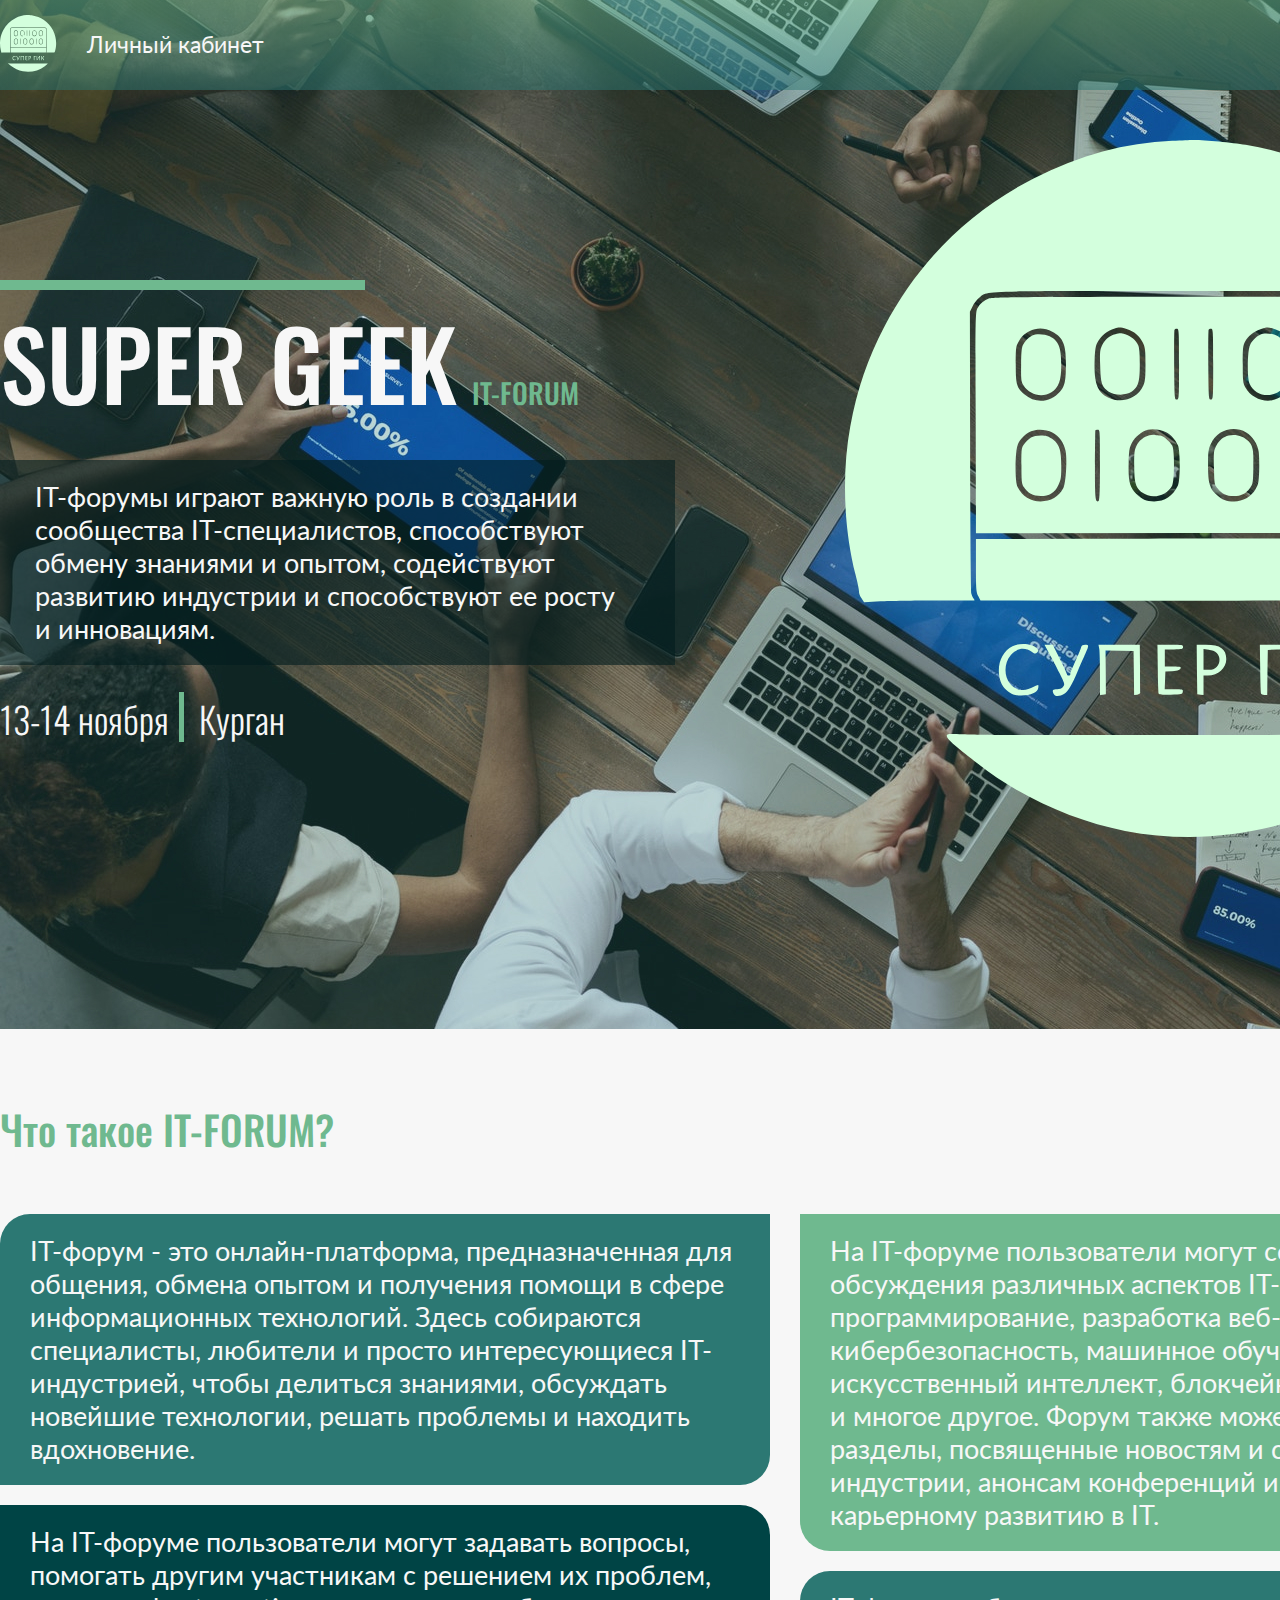
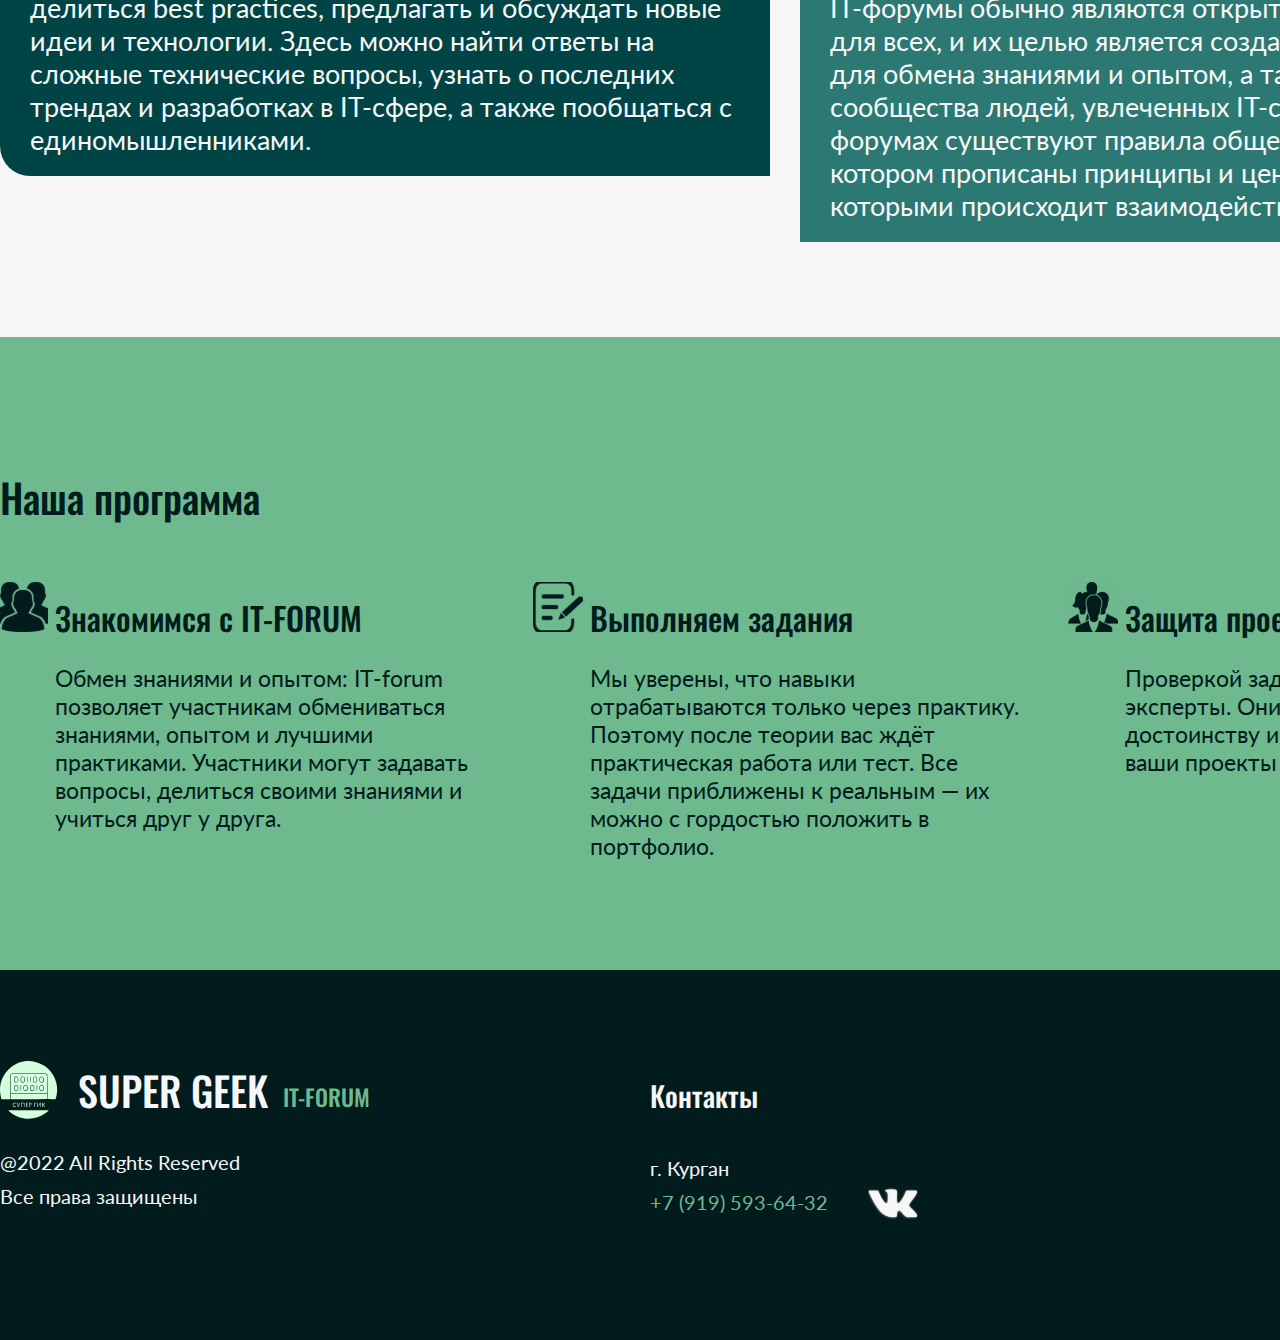
<file: SUPER GEEK/index.html>
<!DOCTYPE html>
<html lang="ru">
<head>
	<meta charset="UTF-8">
	<meta name="viewport" content="width=device-width, initial-scale=1.0">
	<link href="https://fonts.googleapis.com/css2?family=Lato&family=Oswald:wght@600&display=swap" rel="stylesheet">
	<link rel="stylesheet" href="style.css">
	<title>Super Geek</title>
</head>
<body>
	<header>
			<div class="container">

				<div class="nav">
					<img src="img/logo.svg" alt="logo">
					<a href="#">Личный кабинет</a>
					<button>
						<img src="img/gamb.svg" alt="gamborger">
					</button>
				</div>

		</div>
	</header>

	<section>
		<article class="offer">
			<div class="container">

				<div class="box">
					<div class="text">
						<div class="line"></div>

						<div class="title">
							<h1>SUPER GEEK</h1>
							<h2>IT-FORUM</h2>
						</div>

						<p>
							IT-форумы играют важную роль в создании сообщества IT-специалистов, способствуют обмену знаниями и опытом, содействуют развитию индустрии и способствуют ее росту и инновациям.
						</p>
						
						<div class="date">
							<h3>13-14 ноября</h3>
							<div class="line_2"></div>
							<h3>Курган</h3>
						</div>

					</div>

					<img src="img/logo.svg" alt="logo">

				</div>
			</div>

		</article>

		<article class="about">
			<div class="container">
				
				<h4>Что такое IT-FORUM?</h4>

				<div class="info">

					<div class="col_1">
						<div class="block_1">
							IT-форум - это онлайн-платформа, предназначенная для общения, обмена опытом и получения помощи в сфере информационных технологий. Здесь собираются специалисты, любители и просто интересующиеся IT-индустрией, чтобы делиться знаниями, обсуждать новейшие технологии, решать проблемы и находить вдохновение.
						</div>

						<div class="block_2">
							На IT-форуме пользователи могут задавать вопросы, помогать другим участникам с решением их проблем, делиться best practices, предлагать и обсуждать новые идеи и технологии. Здесь можно найти ответы на сложные технические вопросы, узнать о последних трендах и разработках в IT-сфере, а также пообщаться с единомышленниками.
						</div>
					</div>

					<div class="col_2">
						<div class="block_3">
							На IT-форуме пользователи могут создавать темы для обсуждения различных аспектов IT-сферы, таких как программирование, разработка веб-сайтов, кибербезопасность, машинное обучение, искусственный интеллект, блокчейн, аналитика данных и многое другое. Форум также может включать в себя разделы, посвященные новостям и событиям в IT-индустрии, анонсам конференций и тренингов, а также карьерному развитию в IT.
						</div>

						<div class="block_4">
							IT-форумы обычно являются открытыми и доступными для всех, и их целью является создание пространства для обмена знаниями и опытом, а также для построения сообщества людей, увлеченных IT-сферой. Часто на форумах существуют правила общения и манифест, в котором прописаны принципы и ценности, под которыми происходит взаимодействие участников.
						</div>
					</div>
				</div>
			</div>
		</article>

		<article class="prog">
			<div class="container">
				
				<h4>Наша программа</h4>

				<ul>
					<li class="meet">
						<h5>Знакомимся с IT-FORUM</h5>
						<p>Обмен знаниями и опытом: IT-forum позволяет участникам обмениваться знаниями, опытом и лучшими практиками. Участники могут задавать вопросы, делиться своими знаниями и учиться друг у друга.</p>
					</li>

					<li class="task">
						<h5>Выполняем задания</h5>
						<p>Мы уверены, что навыки отрабатываются только через практику. Поэтому после теории вас ждёт практическая работа или тест. Все задачи приближены к реальным —  их можно с гордостью положить в портфолио.</p>
					</li>
					<li class="pres">
						<h5>Защита проектов</h5>
						<p>Проверкой заданий занимаются эксперты. Они оценят проект по достоинству и подскажут, как улучшить ваши проекты</p>
					</li>
				</ul>
			</div>
		</article>

	</section>

	<footer>
		<div class="container">
			<div class="b">
				<a href="#" class="logo">
					<img src="img/logo.svg" alt="">
					<h4>SUPER GEEK</h4>
					<h6>IT-FORUM</h6> 
				</a>

				<p>@2022 All Rights Reserved</p>
				<p>Все права защищены</p>
			</div>

			<div class="contacts">
				<h2>Контакты</h2>
				<p>г. Курган</p>
				<div class="soc">
					<p class="tel">+7 (919) 593-64-32 </p>
					<a href="#"><img src="img/vk.svg" alt="vk"></a>
				</div>
			</div>

			<button><img class="arrow" src="img/arrow.svg" alt="up"></button>
		</div>
	</footer>
</body>
</html>
</file>
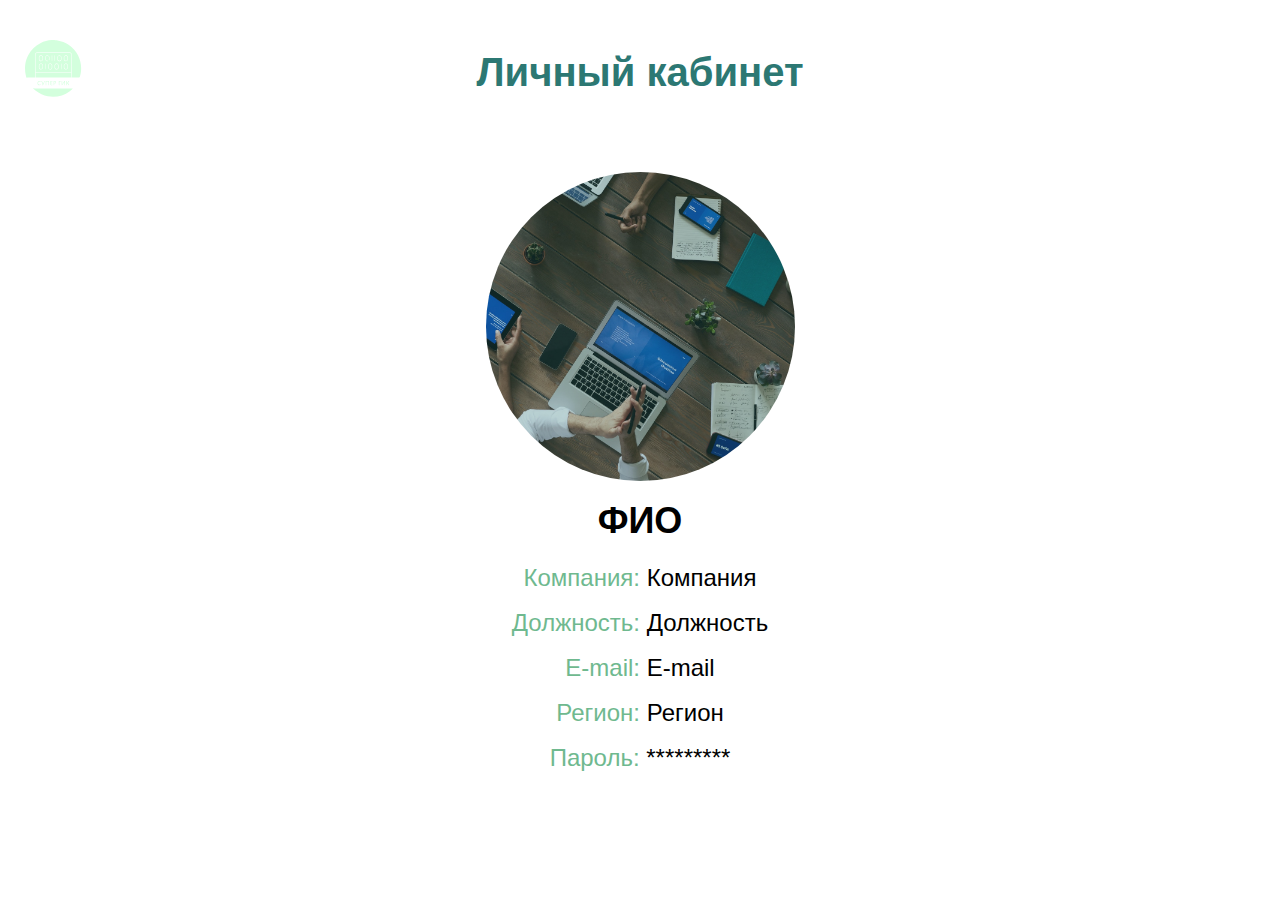
<file: profile.html>
<!DOCTYPE html>
<html lang="en">
<head>
    <meta charset="UTF-8">
    <meta name="viewport" content="width=device-width, initial-scale=1.0">
    <title>Document</title>
    <link rel="stylesheet" href="css/profile.css">
</head>
<body>
    <header>
        <div class="container">
            <div class="nav">
                <img src="assets/img/logo.svg" alt="logo">
                <a href="#">Личный кабинет</a>
                <input type="checkbox" id="menu-toggle" >
                <label for="menu-toggle" class='label'></label>
                    <ul id="menu">
                        <li><a href="index.php">Главная страница</a></li>
                        <li><a href="#">Личный кабинет</a></li>
                        <li><a href="#">Чат</a></li>
                    </ul>
            </div>
        </div>
    </header>

    <main>
        <h1>Личный кабинет</h1>
        <img src="assets/img/bg.jpg" alt="" class="avatar" width="309" height="309">
        <h2>ФИО</h2>
        <p >
            <p class="data"> Компания: </p>
            <p class="data1"> Компания </p>
        </p>
        <p>
            <p class="data"> Должность: </p>
            <p class="data1"> Должность </p>
        </p>
        <p>
            <p class="data"> E-mail: </p>
            <p class="data1"> E-mail </p>
        </p>
        <p>
            <p class="data"> Регион: </p>
            <p class="data1"> Регион </p>
        </p>
        <p>
            <p class="data"> Пароль: </p>
            <p class="data1"> ********* </p>
        </p>
    </main>

    
</body>
</html>
</file>
<file: SUPER GEEK/style.css>
body {
	margin: 0px;
	padding: 0px;
	font-family: 'Lato', sans-serif;
	font-size: 27px;
	font-weight: 400;
	background-color: #F7F7F7;
	color: #F7F7F7; 
}

h1, h2, h3, h4, h5, h6 {
	font-family: 'Oswald', sans-serif;
	font-size: 40px;
	font-weight: 500; 
}

.container {
	margin: 0px auto;
	width: 1570px; 
}

a {
	text-decoration: none;
	color: #F7F7F7;
}

/*Header*/

header {
	background: linear-gradient(180deg, rgba(111, 185, 143, 0.50) 0%, rgba(44, 120, 115, 0.50) 100%);
	z-index: 1;
	position: absolute;
	width: 100%;
}

.nav {
	display: flex;
	height: 90px;
	 
}

.nav img {
	height: 57px;
	width: 57px;
	margin-top: 15px;
}

.nav a {
	font-size: 23px; 
	margin-top: 30px;
	margin-left: 30px;
	margin-right: 1190px; 
}

button {
	background: none;
	border: none; 
}

/*Offer*/

.offer { 
	position: absolute; 
	background: url(img/bg.jpg);    
	width: 100%;
	padding-bottom: 189px;
}

.box {
	display: flex;
}

.line {
	height: 10px; 
	width: 365px; 
	background-color: #6FB98F;
	margin-top: 280px;
}

.title {
	display: flex;
}

h1 {
	font-size: 96px; 
	margin: 0px;
}

h2 {
	font-size: 28px; 
	color: #6FB98F; 
	margin: 0px 0px 0px 15px;
	padding-top: 82px;
}

.text {
	width: 675px;
}

.text p {
	width: 600px; 
	background-color: rgba(2, 28, 30, 0.6);
	padding: 20px 40px 20px 35px;  
}

.date {
	display: flex;

}

h3 {
	margin: 0px;
	font-size: 36px;
	font-weight: 300;
}

.line_2 {
	width: 5px;
	height: 50px;
	background-color: #6FB98F;
	margin-left: 10px;
	margin-right: 15px;
}

.offer img {
	width: 700px;
	height: 700px;
	margin-top: 140px;
	margin-left: 170px;
}

/*About*/

.about {
	padding-top: 1029px;
}

h4 {
	font-size: 40px;
	color: #6FB98F;
	margin-top: 70px;  
	margin-bottom: 55px;
}

.info {
	display: flex;
}

.col_1 {
	width: 770px;
	margin-right: 30px;
}

.block_1 {
	padding: 20px 30px;
	border-radius: 30px 0px;
	background-color: #2C7873;
	color: #f7f7f7;
	margin-bottom: 20px;
}

.block_2 {
	padding: 20px 30px;
	border-radius: 0px 30px;
	background-color: #004445;
	color: #f7f7f7;
}

.col_2 {
	width: 770px;
}

.block_3 {
	padding: 20px 30px;
	border-radius: 0px 30px;
	background-color: #6FB98F;
	color: #f7f7f7;
	margin-bottom: 20px;
}

.block_4 {
	padding: 20px 30px;
	border-radius: 30px 0px;
	background-color: #2C7873;
	color: #f7f7f7;
}

/*Program*/

.prog {
	margin-top: 95px;
	padding: 60px 0px;
	background-color: #6FB98F;
	color: #021C1E;
}

.prog h4 {
	color: #021C1E;
}

ul {
	display: flex;
}

.meet {
	width: 490px;
	list-style-image: url(../assets/img/meet.svg);
	margin-right: 90px; 
	margin-left: 15px;
}

.task {
	width: 490px;
	list-style-image: url(../assets/img/task.svg);
	margin-right: 90px;  
}

.pres {
	width: 490px;
	list-style-image: url(../assets/img/pres.svg);
}

h5 {
	font-size: 32px;
	margin: 0px;
	color: #021C1E;
	
}

.prog p{
	font-size: 23px;
	width: 430px;
}

/*Footer*/

footer {
	background-color: #021C1E;
	padding-top: 90px;
	padding-bottom: 110px;  
	
}

footer .container {
	display: flex;
}

.logo {
	display: flex; 
	margin-bottom: 20px;  
}

footer h4{
	margin: 0px 15px 0px 20px;
	color: #f7f7f7;
}

h6 {
	font-size: 23px;
	margin: 20px 0px 0px 0px;
	height: 25px;
	color: #6FB98F;
}

.b {
	margin-right: 280px;
}

footer p {
	font-size: 20px;
	margin: 0px;
	padding-top: 10px;
}

footer h2 {
	margin: 0px 0px 30px 0px;
	padding: 15px 0px 0px 0px;
	color: #f7f7f7;
}

.contacts {
	margin-right: 500px;
}

.soc {
	display: flex;
}

.tel {
	color: #6FB98F;
	margin-right: 40px;
}
</file>
<file: css/profile.css>
body {
    margin: 0px;
	padding: 0px;
    background-color:white;
    text-align: center;
    font-family: 'Lato', sans-serif;
	font-size: 27px;
	font-weight: 400;
	color: white; 
	overflow-x: hidden;
}

.container {
	margin: 0px auto;
	width: 1570px; 
}

a {
	text-decoration: none;
	color: white;
}

li, a {
    color: #2C4A52;
    text-indent: -15px;
    text-decoration: none;
    text-transform: none;
    list-style: none;
}
a:focus {
    color: #6FB98F;
    font-weight: 700;
    transition: .3s linear;
}

#menu, .label:before, .label:after {
    content: " ";
    position: absolute;
    transform: translateX(-120%);
    width: 40px;
    height: 5px;
    background-color: #D3FFDD;
    border-radius: 2px;
    transition: .5s ease;
}

.label {
    padding: 38px 70px;
    position: absolute;
    z-index: 1;
}
.label:before { top: 50px;right:155px; }
.label:after { top: 65px; right:155px;}

#menu {
    top: 44px;
    width: 0px;
    transition: .2s ease;
    z-index: 0;
    left: 1370px;
}
#menu li {
    line-height: 0.5;
    pointer-events: none;
    opacity: 0;
}

#menu-toggle:checked + .label:before {
    top: 60px;
    right:155px;
    transform: rotate(-45deg);
}
#menu-toggle:checked + .label:after {
    top: 60px;
    right:155px;
    transform: rotate(45deg);
}
#menu-toggle:checked + .label + #menu {
    top: 44px;
    right:500px;
    width: 200px;
    height: 150px;
    box-shadow: 0 2px 5px rgba(0,0,0,0.26);
    transition: .3s ease .2s;
    z-index: 1;
}
#menu-toggle:checked + .label + #menu li {
    pointer-events: all;
    font: 16pt 'Roboto', sans-serif;
    line-height: 2.3;
    opacity: 1;
    z-index: 2;
    transition: .2s ease .3s;
}

[type="checkbox"]:not(:checked), [type="checkbox"]:checked {
    display: none;
}
#politics{
    display: inline;
}

/*Header*/

header {
	z-index: 1;
	width: 100%;
}
header svg{
	margin-left:10px;
	margin-top:10px;
}

.nav {
	width:1400px;
	margin : 25px 25px 25px 25px;
    display: flex;
    justify-content: space-between; 
}

.nav img {
	height: 57px;
	width: 57px;
	margin-top: 15px;
}

.nav a {
	font-size: 25px; 
	margin-top: 30px;
	margin-left: 30px;
	margin-right: 1190px; 
}

button {
	background: none;
	border: none; 
}

h1 {
    font-size: 40px;
    color: #2C7873;
    margin-top: 65px ;
}

.avatar {
    margin-top: 50px;
    border-radius: 50%;
    object-fit: cover;
    object-position: center;
}

h2 {
    font-size: 36px;
    margin-top: 12px;
    color: black;
}

p {
    margin-top: -10px;
    font-size: 24px;
}

.data {
   color: #6FB98F;
   display: inline;
}

.data1 {
    color: black;
    display: inline;
 }
 li, a {
    color: #fff;
    text-decoration: none;
    text-transform: none;
    list-style: none;
}
a:focus {
    color: #2C7873;
    font-weight: 700;
    transition: .3s linear;
}

#menu, .label:before, .label:after {
    content: " ";
    position: absolute;
    transform: translateX(-120%);
    width: 40px;
    height: 5px;
    background-color: #2C7873;
    border-radius: 2px;
    transition: .5s ease;
}

.label {
    padding: 38px 70px;
    position: absolute;
    z-index: 1;
}
.label:before { top: 25px;right:155px; }
.label:after { top: 40px;right:155px;  }

#menu {
    position: relative;
    top: -18px;
    width: 0px;
    transition: .2s ease;
    z-index: 0;
    left: -35px;
}
#menu li {
    line-height: 0.5;
    pointer-events: none;
    opacity: 0;
}

#menu-toggle:checked + .label:before {
    top: 60px;
    right:155px;
    transform: rotate(-45deg);
}
#menu-toggle:checked + .label:after {
    top: 60px;
    right:155px;
    transform: rotate(45deg);
}
#menu-toggle:checked + .label + #menu {
    top: 44px;
    right:-200  px;
    width: 400px;
    height: 200px;
    box-shadow: 0 2px 5px rgba(0,0,0,0.26);
    transition: .3s ease .2s;
    z-index: 1;
}
#menu-toggle:checked + .label + #menu li {
    pointer-events: all;
    font: 16pt 'Roboto', sans-serif;
    line-height: 2.3;
    opacity: 1;
    z-index: 2;
    transition: .2s ease .3s;
}

[type="checkbox"]:not(:checked), [type="checkbox"]:checked {
    display: none;
}
main{
	margin-top:-8rem;
}
</file>
